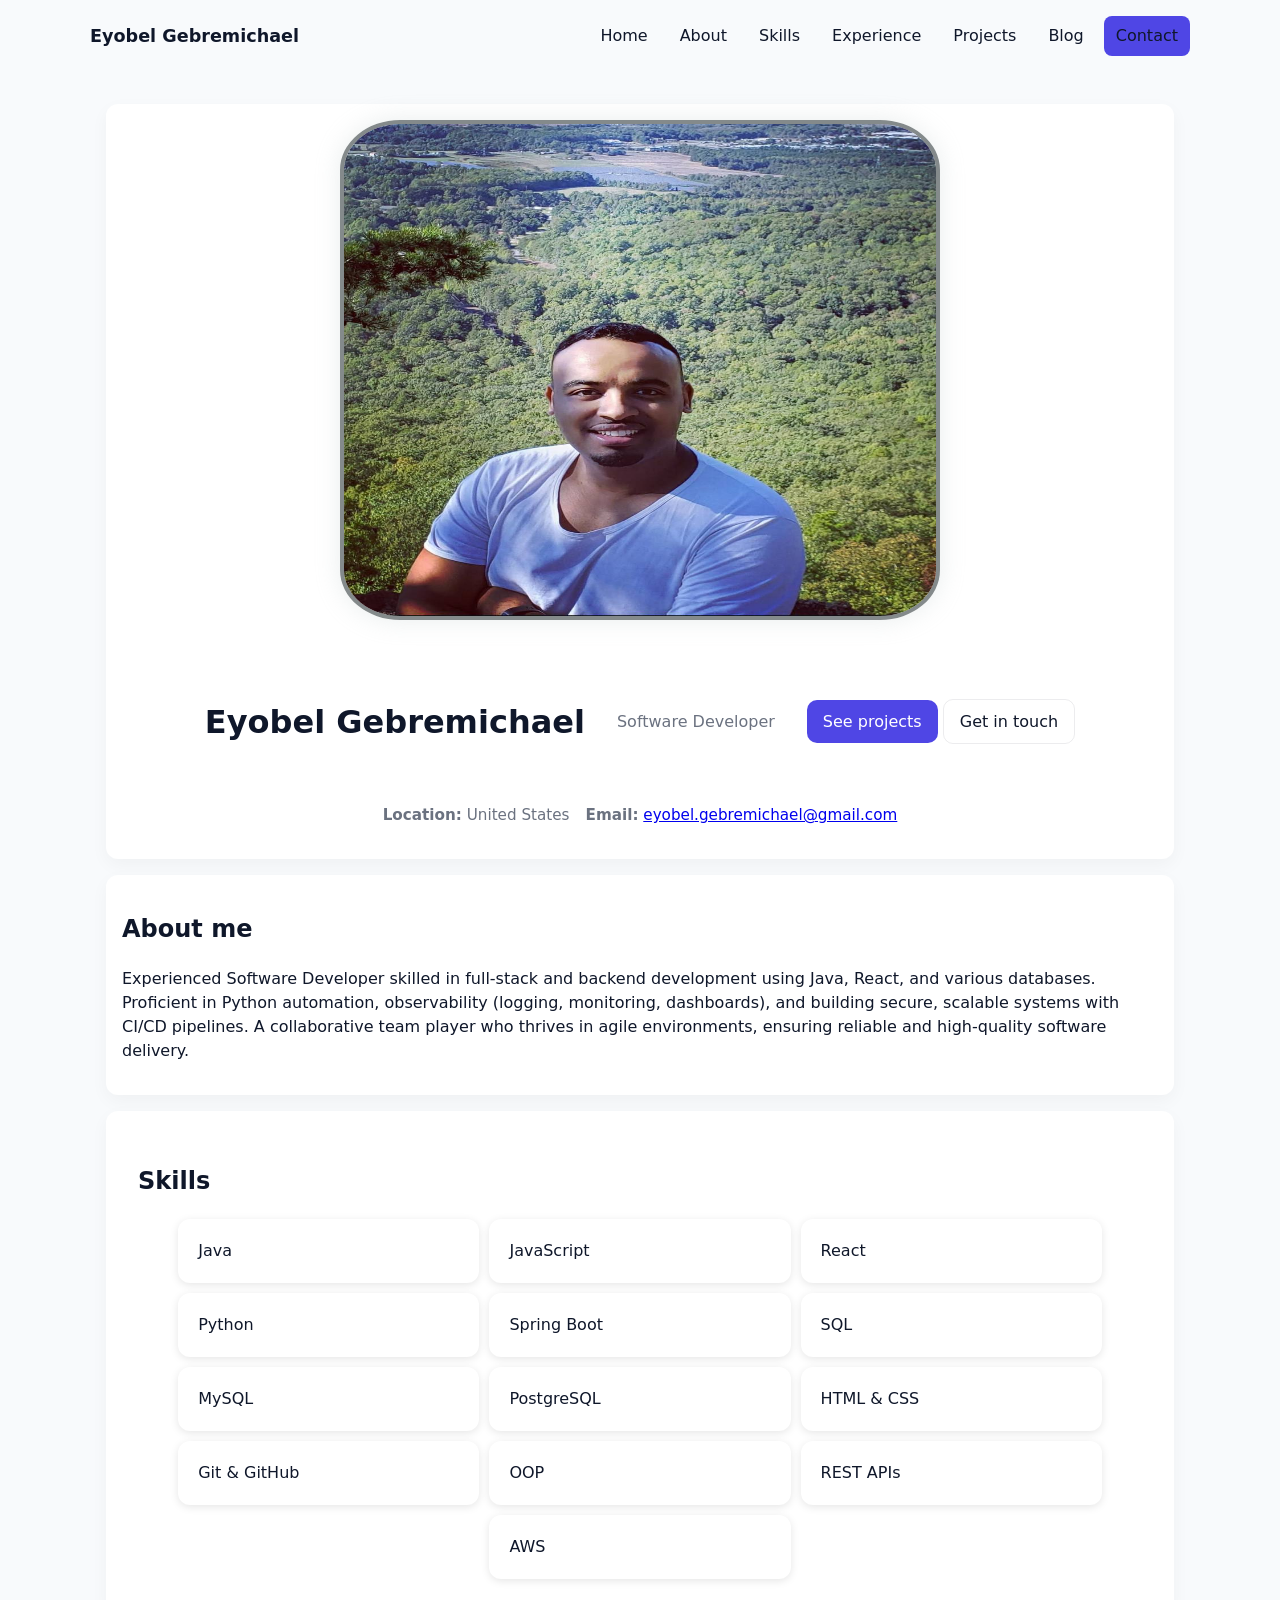
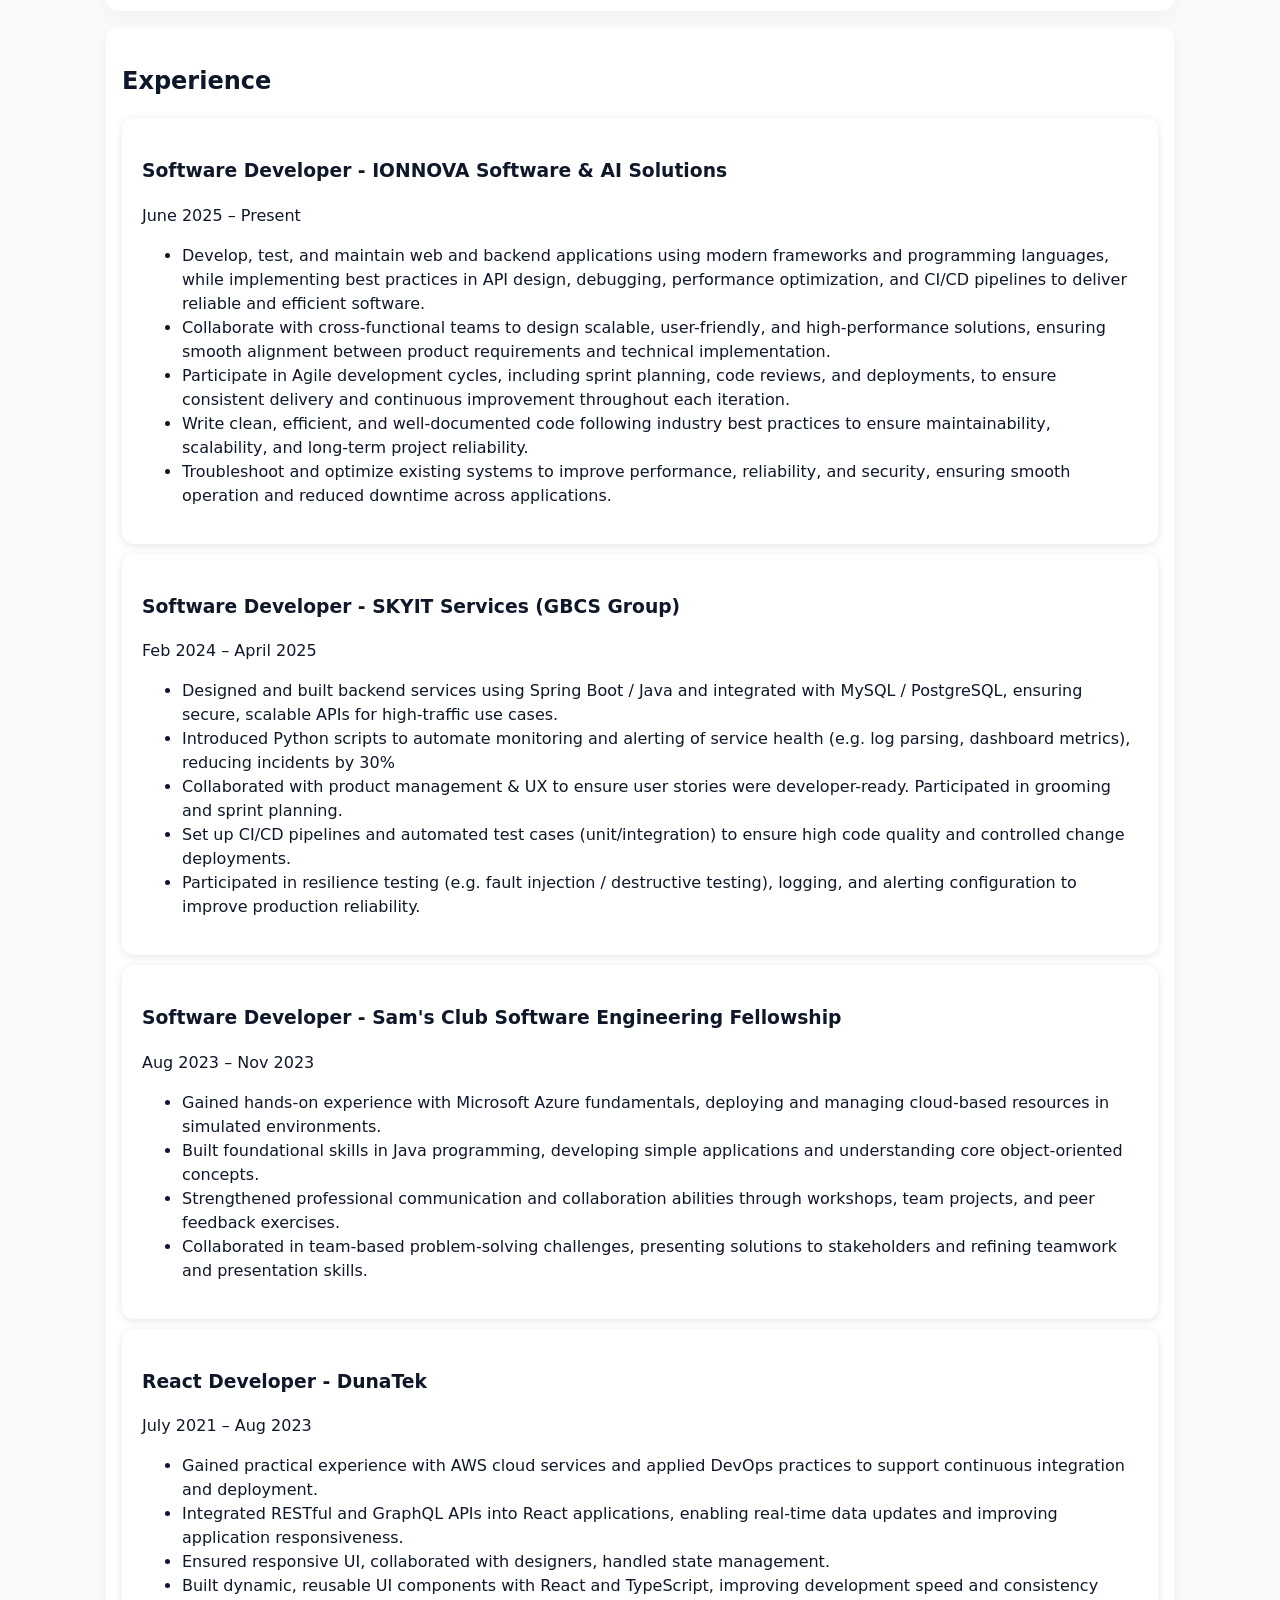
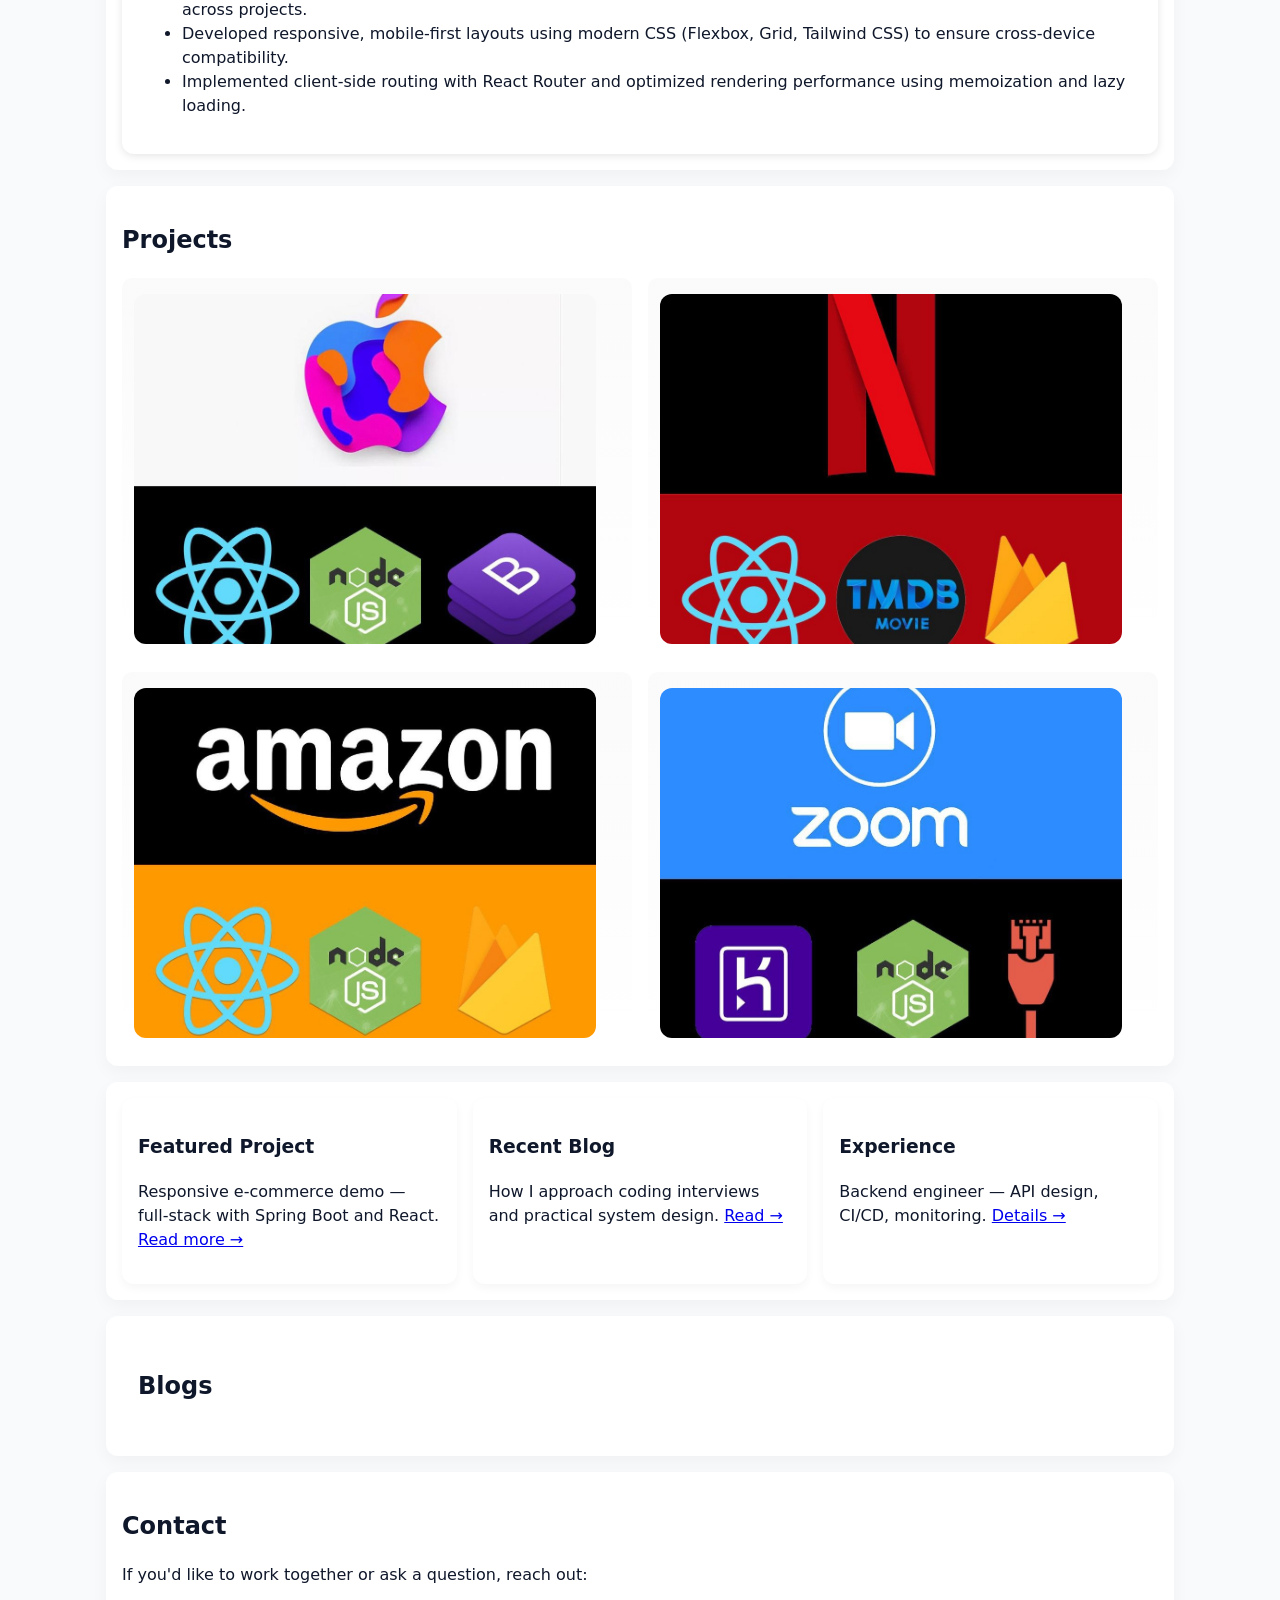
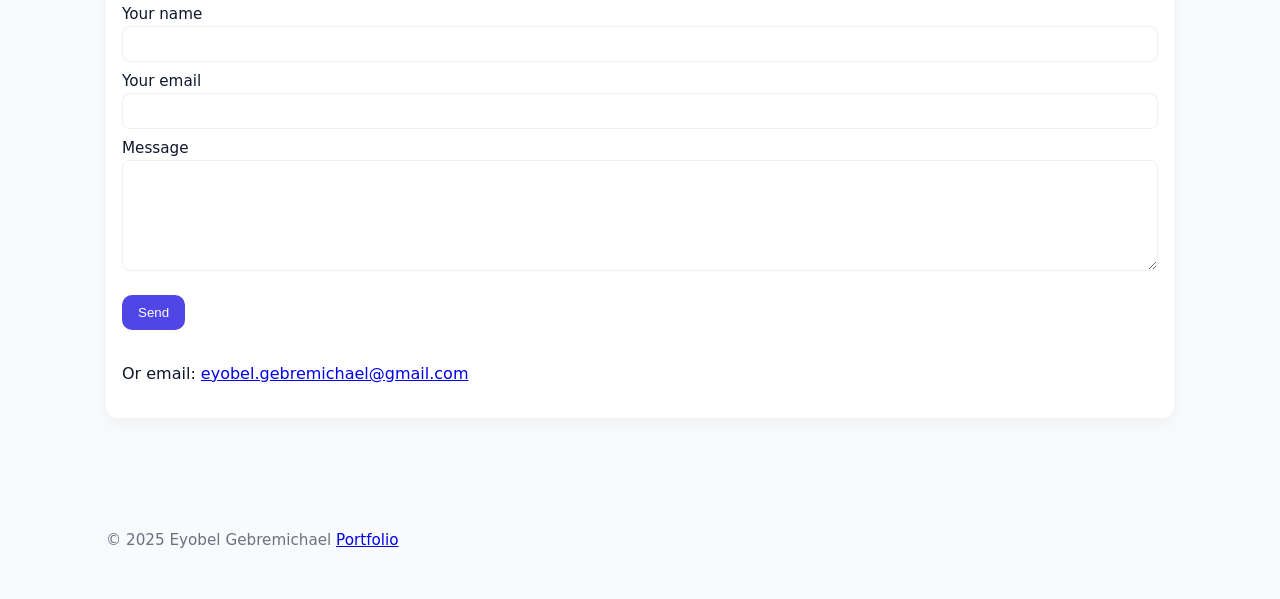
<file: index.html>
<!doctype html>
<html lang="en">
<head>
  <meta charset="utf-8" />
  <meta name="viewport" content="width=device-width,initial-scale=1" />
  <title>Eyobel G. Portfolio</title>
  <link rel="stylesheet" href="css/styles.css">
  <meta name="description" content="Portfolio of Eyobel G. — Home">
</head>
<body>

<header class="site-header">
  <div class="container header-inner">
    <a class="logo" href="index.html">Eyobel Gebremichael</a>
    <nav class="nav">
      <a href="index.html">Home</a>
      <a href="#about">About</a>
      <a href="#skills">Skills</a>
      <a href="#Experience">Experience</a>
      <a href="#Projects">Projects</a>
      <a href="#Blog">Blog</a>
      <a href="#Contact" class="cta">Contact</a>
    </nav>
    <button class="nav-toggle" aria-label="open navigation">☰</button>
  </div>
</header>



<main class="container main-content">
  
<section class="hero">
  <div class="hero-inner">
    <div class="hero-inner">
      <div class="header">
        <img src="./assets/photo.jpg" alt="Eyobel Gebremichael" class="hero-avatar">
      </div>
    </div>
    <div>
      <div class="hero-inner">
        <h1>Eyobel Gebremichael</h1>
        <p class="tagline">Software Developer </p>
        <p class="hero-cta">
          <a href="#Projects" class="button">See projects</a>
          <a href="#Contact" class="button ghost">Get in touch</a>
        </p>
        <ul class="quick-links">
          <li><strong>Location:</strong> United States</li>
          <li><strong>Email:</strong> <a href="mailto:eyobel.gebremichael@gmail.com">eyobel.gebremichael@gmail.com</a></li>
        </ul>
      </div> 
    </div>
  </div>
</section>

<!-- ----------------About----------------- -->
<section id="about">
  <h2>About me</h2>
  <p>Experienced Software Developer skilled in full-stack and backend development using Java, React, and various
    databases.
    Proficient in Python automation, observability (logging, monitoring, dashboards), and building secure, scalable
    systems
    with CI/CD pipelines. A collaborative team player who thrives in agile environments, ensuring reliable and
    high-quality
    software delivery.</p>
</section>

<!-- -------------------skills------------- -->

  <section id="skills" Class="py-5">
    <div Class="container">
      <h2 Class="mb-4 text-dark">Skills</h2>
      <div Class="row g-3">
        <div Class="col-6 col-md-4 col-lg-2">
          <div Class="card text-center p-3 shadow-sm">Java</div>
        </div>
        <div Class="col-6 col-md-4 col-lg-2">
          <div Class="card text-center p-3 shadow-sm">JavaScript</div>
        </div>
        <div Class="col-6 col-md-4 col-lg-2">
          <div Class="card text-center p-3 shadow-sm">React</div>
        </div>
        <div Class="col-6 col-md-4 col-lg-2">
          <div Class="card text-center p-3 shadow-sm">Python</div>
        </div>
        <div Class="col-6 col-md-4 col-lg-2">
          <div Class="card text-center p-3 shadow-sm">Spring Boot</div>
        </div>
        <div Class="col-6 col-md-4 col-lg-2">
          <div Class="card text-center p-3 shadow-sm">SQL </div>
        </div>
        <div Class="col-6 col-md-4 col-lg-2">
          <div Class="card text-center p-3 shadow-sm">MySQL</div>
        </div>
        <div Class="col-6 col-md-4 col-lg-2">
          <div Class="card text-center p-3 shadow-sm">PostgreSQL</div>
        </div>
        <div Class="col-6 col-md-4 col-lg-2">
          <div Class="card text-center p-3 shadow-sm">HTML & CSS</div>
        </div>
        <div Class="col-6 col-md-4 col-lg-2">
          <div Class="card text-center p-3 shadow-sm">Git & GitHub</div>
        </div>
        <div Class="col-6 col-md-4 col-lg-2">
          <div Class="card text-center p-3 shadow-sm">OOP</div>
        </div>
        <div Class="col-6 col-md-4 col-lg-2">
          <div Class="card text-center p-3 shadow-sm">REST APIs</div>
        </div>
        <div Class="col-6 col-md-4 col-lg-2">
          <div Class="card text-center p-3 shadow-sm">AWS</div>
        </div>
      </div>
    </div>
  </section>


<!-- ---------------------experiance ----------------- -->

<section id="Experience" class="container py-5">
  <h2 class="mb-4 text-dark">Experience</h2>
  <div class="row g-4">
    <div class="col-md-6">
      <div class="card shadow-sm p-4 h-100">
        <h3 class="fw-bold">Software Developer - IONNOVA Software & AI Solutions</h3>
        <p class="text-muted">June 2025 – Present </p>
        <ul>
          <li>Develop, test, and maintain web and backend applications using modern frameworks and programming languages, while
          implementing best practices in API design, debugging, performance optimization, and CI/CD pipelines to deliver reliable and efficient software.</li>
          <li>Collaborate with cross-functional teams to design scalable, user-friendly, and high-performance solutions, ensuring
          smooth alignment between product requirements and technical implementation.</li>
          <li>Participate in Agile development cycles, including sprint planning, code reviews, and deployments, to ensure consistent delivery and continuous improvement throughout each iteration.</li>
          <li>Write clean, efficient, and well-documented code following industry best practices to ensure maintainability, scalability, and long-term project reliability.</li>
          <li>Troubleshoot and optimize existing systems to improve performance, reliability, and security, ensuring smooth operation and reduced downtime across applications.</li>
        </ul>
      </div>
    </div>
    <div class="col-md-6">
      <div class="card shadow-sm p-4 h-100">
        <h3 class="fw-bold">Software Developer - SKYIT Services (GBCS Group)</h3>
        <p class="text-muted">Feb 2024 – April 2025 </p>
        <ul>
          <li>Designed and built backend services using Spring Boot / Java and integrated with MySQL /
          PostgreSQL, ensuring secure, scalable APIs for high-traffic use cases.</li>
          <li>Introduced Python scripts to automate monitoring and alerting of service health (e.g. log
          parsing, dashboard metrics), reducing incidents by 30%</li>
          <li>Collaborated with product management & UX to ensure user stories were developer-ready.
          Participated in grooming and sprint planning.</li>
          <li>Set up CI/CD pipelines and automated test cases (unit/integration) to ensure high code quality
          and controlled change deployments.</li>
          <li>Participated in resilience testing (e.g. fault injection / destructive testing), logging, and alerting
          configuration to improve production reliability.</li>
        </ul>
      </div>
    </div>
    <div class="col-md-6">
      <div class="card shadow-sm p-4 h-100">
        <h3 class="fw-bold">Software Developer - Sam's Club Software Engineering Fellowship</h3>
        <p class="text-muted">Aug 2023 – Nov 2023</p>
        <ul>
          <li>Gained hands-on experience with Microsoft Azure fundamentals, deploying and managing
          cloud-based resources in simulated environments.</li>
          <li>Built foundational skills in Java programming, developing simple applications and understanding
          core object-oriented concepts.</li>
          <li>Strengthened professional communication and collaboration abilities through workshops, team
          projects, and peer feedback exercises.</li>
          <li>Collaborated in team-based problem-solving challenges, presenting solutions to stakeholders
          and refining teamwork and presentation skills.</li>
        </ul>
      </div>
    </div>
    <div class="col-md-6">
      <div class="card shadow-sm p-4 h-100">
        <h3 class="fw-bold">React Developer - DunaTek</h3>
        <p class="text-muted">July 2021 – Aug 2023</p>
        <ul>
          <li>Gained practical experience with AWS cloud services and applied DevOps practices to support
          continuous integration and deployment.</li>
          <li>Integrated RESTful and GraphQL APIs into React applications, enabling real-time data updates
          and improving application responsiveness.</li>
          <li>Ensured responsive UI, collaborated with designers, handled state management.</li>
          <li>Built dynamic, reusable UI components with React and TypeScript, improving development
          speed and consistency across projects.</li>
          <li>Developed responsive, mobile-first layouts using modern CSS (Flexbox, Grid, Tailwind CSS) to
          ensure cross-device compatibility.</li>
          <li>Implemented client-side routing with React Router and optimized rendering performance using
          memoization and lazy loading.</li>
        </ul>
      </div>
    </div>
  </div>
</section>

<!-- ----------------projects-------------- -->

<section id="Projects">
  <h2>Projects</h2>
  <div class="projects-grid">
    <div class="project-card">
      <a href="https://netflix.eyobel.com" target="_blank" rel="noopener noreferrer">
        <img src="assets/apple.jpg" alt="Netflix Logo" >
      </a>
    </div>
    <div class="project-card">
      <a href="https://netflix.eyobel.com" target="_blank" rel="noopener noreferrer">
        <img src="assets/netflix.jpg" alt="Netflix Logo" >
      </a>
    </div>
    <div class="project-card">
      <a href="https://netflix.eyobel.com" target="_blank" rel="noopener noreferrer">
        <img src="assets/amazone.jpg" alt="amazone Logo" >
      </a>
    </div>
    <div class="project-card">
      <a href="https://netflix.eyobel.com" target="_blank" rel="noopener noreferrer">
        <img src="assets/zoom.jpg" alt="Netflix Logo">
      </a>
    </div>
  </div>
</section>


<!-- ----------------------Blogs---------------- -->
<!-- <Blog id="Blog" /> -->

<section class="preview-grid">
  <article>
    <h3>Featured Project</h3>
    <p>Responsive e-commerce demo — full-stack with Spring Boot and React. <a href="projects.html">Read more →</a></p>
  </article>
  <article>
    <h3>Recent Blog</h3>
    <p>How I approach coding interviews and practical system design. <a href="blog.html">Read →</a></p>
  </article>
  <article>
    <h3>Experience</h3>
    <p>Backend engineer — API design, CI/CD, monitoring. <a href="experience.html">Details →</a></p>
  </article>
</section>

<!-- <section>
  <h3>What I bring</h3>
  <ul class="bullets">
    <li>System design and scalable API development</li>
    <li>Clean UI implementation and accessibility (a11y)</li>
    <li>Test-driven development and CI/CD pipelines</li>
  </ul>
</section> -->

<section id="Blog" class="blogs-section">
  <div class="container">
    <h2>Blogs</h2>
    <div id="blog-grid" class="blog-grid"></div>
  </div>
</section>


<section id="Contact">
  <h2>Contact</h2>
  <p>If you'd like to work together or ask a question, reach out:</p>

  <form class="contact-form" action="mailto:eyobel.gebremichael@gmail.com" method="post" enctype="text/plain">
    <label>
      Your name
      <input type="text" name="name" required>
    </label>
    <label>
      Your email
      <input type="email" name="email" required>
    </label>
    <label>
      Message
      <textarea name="message" rows="6" required></textarea>
    </label>
    <p><button type="submit" class="button">Send</button></p>
  </form>

  <p class="alt-contact">Or email: <a
      href="mailto:eyobel.gebremichael@gmail.com.com">eyobel.gebremichael@gmail.com</a></p>
</section>


</main>

<footer class="site-footer">
  <div class="container">
    <p>© 2025 Eyobel Gebremichael <a href="index.html">Portfolio</a></p>
  </div>
</footer>


<script>
/* Mobile nav toggle */
const btn = document.querySelector('.nav-toggle');
const navEl = document.querySelector('.nav');
btn.addEventListener('click', ()=> {
  navEl.classList.toggle('open');
});
</script>

</body>
</html>
</file>
<file: css/styles.css>
/* styles.css — responsive, separate file */
:root{
  --max-width: 1100px;
  --accent: #4f46e5;
  --muted: #6b7280;
  --bg: #f8fafc;
  --glass: rgba(255,255,255,0.6);
  --radius: 12px;
  font-family: Inter, system-ui, -apple-system, "Segoe UI", Roboto, "Helvetica Neue", Arial;
  color-scheme: light;
}
.header img {
  width: 600px;
  height: 500px;
  border-radius: 10%;
  border: 4px solid #848a8b;
  box-shadow: 0 0 25px rgba(183, 195, 196, 0.3);
  transition: transform 0.3s ease, box-shadow 0.3s ease;
  margin-bottom: 1.5rem;
  
}

/* Skill cards */
.card {
  background-color: #fff;
  border-radius: 12px;
  padding: 20px;
  box-shadow: 0 2px 8px rgba(0, 0, 0, 0.1);
  font-weight: 450;
  font-size: 1.0rem;
  transition: transform 0.3s ease, box-shadow 0.3s ease;
  cursor: default;
}

.card:hover {
  transform: translateY(-5px);
  box-shadow: 0 6px 20px rgba(0, 0, 0, 0.15);
}

.row {
  display: flex;
  flex-wrap: wrap;
  gap: 10px;
  justify-content: center;
}

.col-6 {
  flex: 0 0 30%;
}


*{box-sizing:border-box}
html,body{margin:0;padding:0;background:var(--bg);color:#0f172a;line-height:1.5}
.container{max-width:var(--max-width);margin:0 auto;padding:1rem}
.header-inner{display:flex;align-items:center;justify-content:space-between;gap:1rem;padding:1rem 0}
.logo{font-weight:700;text-decoration:none;color:inherit;font-size:1.1rem}
.nav{display:flex;gap:0.5rem;align-items:center}
.nav a{padding:0.5rem 0.75rem;text-decoration:none;color:inherit;border-radius:8px}
.nav a:hover{background:rgba(15,23,42,0.04)}
.cta{background:var(--accent);color:white;padding:0.5rem 0.8rem;border-radius:8px}
.nav-toggle{display:none;background:none;border:1px solid transparent;font-size:1.25rem}

/* Hero */
.hero{display: flex;background:linear-gradient(180deg, rgba(79,70,229,0.06), transparent);border-radius:16px;padding:2rem;margin:1rem 0}
.hero-inner{display:flex;flex-direction:row;gap:2rem;align-items:center;justify-content:center;flex-wrap:wrap}
.hero h1{margin:0;font-size:2rem}
.tagline{color:var(--muted);margin:0}
.button{display:inline-block;padding:0.6rem 1rem;border-radius:10px;text-decoration:none;border:none;background:var(--accent);color:white}
.button.ghost{background:transparent;border:1px solid rgba(15,23,42,0.08);color:inherit}
.quick-links{display:flex;gap:1rem;list-style:none;padding:0;margin-top:0.75rem}
.quick-links li{color:var(--muted);font-size:0.95rem}

/* Grid previews */
.preview-grid{display:grid;grid-template-columns:repeat(3,1fr);gap:1rem;margin:1rem 0}
.preview-grid article{background:white;padding:1rem;border-radius:12px;box-shadow:0 4px 10px rgba(2,6,23,0.04)}

/* Sections */
.main-content section{background:white;padding:1rem;border-radius:12px;margin:1rem 0;box-shadow:0 6px 18px rgba(2,6,23,0.04)}
.bullets{list-style:disc;margin-left:1rem}
.skills-grid{display:grid;grid-template-columns:repeat(2,1fr);gap:1rem}
.projects-grid{display:grid;grid-template-columns:repeat(2,1fr);gap:1rem}
.project-card{padding:0.75rem;border-radius:10px;background:linear-gradient(180deg, rgba(15,23,42,0.02), transparent)}

/* Project images: fill container while preserving aspect ratio */
.project-card img{
  width:95%;
  height:350px;
  object-fit:cover;
  object-position:center;
  border-radius:12px;
  display:block;
  margin-top:0.25rem;
}

@media (max-width:700px){
  .project-card img{width:90%;height:140px}
}
.job .meta{color:var(--muted);font-size:0.9rem}

/* Contact form */
.contact-form{display:grid;gap:0.5rem}
.contact-form label{display:flex;flex-direction:column;font-size:0.95rem}
.contact-form input, .contact-form textarea{padding:0.6rem;border-radius:8px;border:1px solid rgba(2,6,23,0.06)}

/* Footer */
.site-footer{margin-top:2rem;padding:1rem 0;color:var(--muted);font-size:0.95rem}

/* Responsive */
@media (max-width:900px){
  .preview-grid{grid-template-columns:1fr 1fr}
  .skills-grid,.projects-grid{grid-template-columns:1fr}
}

@media (max-width:700px){
  .header-inner{gap:0.5rem}
  .nav{position:absolute;right:1rem;top:60px;background:white;padding:0.5rem;border-radius:8px;box-shadow:0 6px 20px rgba(2,6,23,0.08);flex-direction:column;display:none}
  .nav.open{display:flex}
  .nav-toggle{display:block}
  .preview-grid{grid-template-columns:1fr}
  .hero h1{font-size:1.6rem}
  .hero-inner{flex-direction:column;gap:1rem}
  .header img{width:280px;height:280px}
}

/* Small helpers */
/* meta[content]{}  */
</file>
